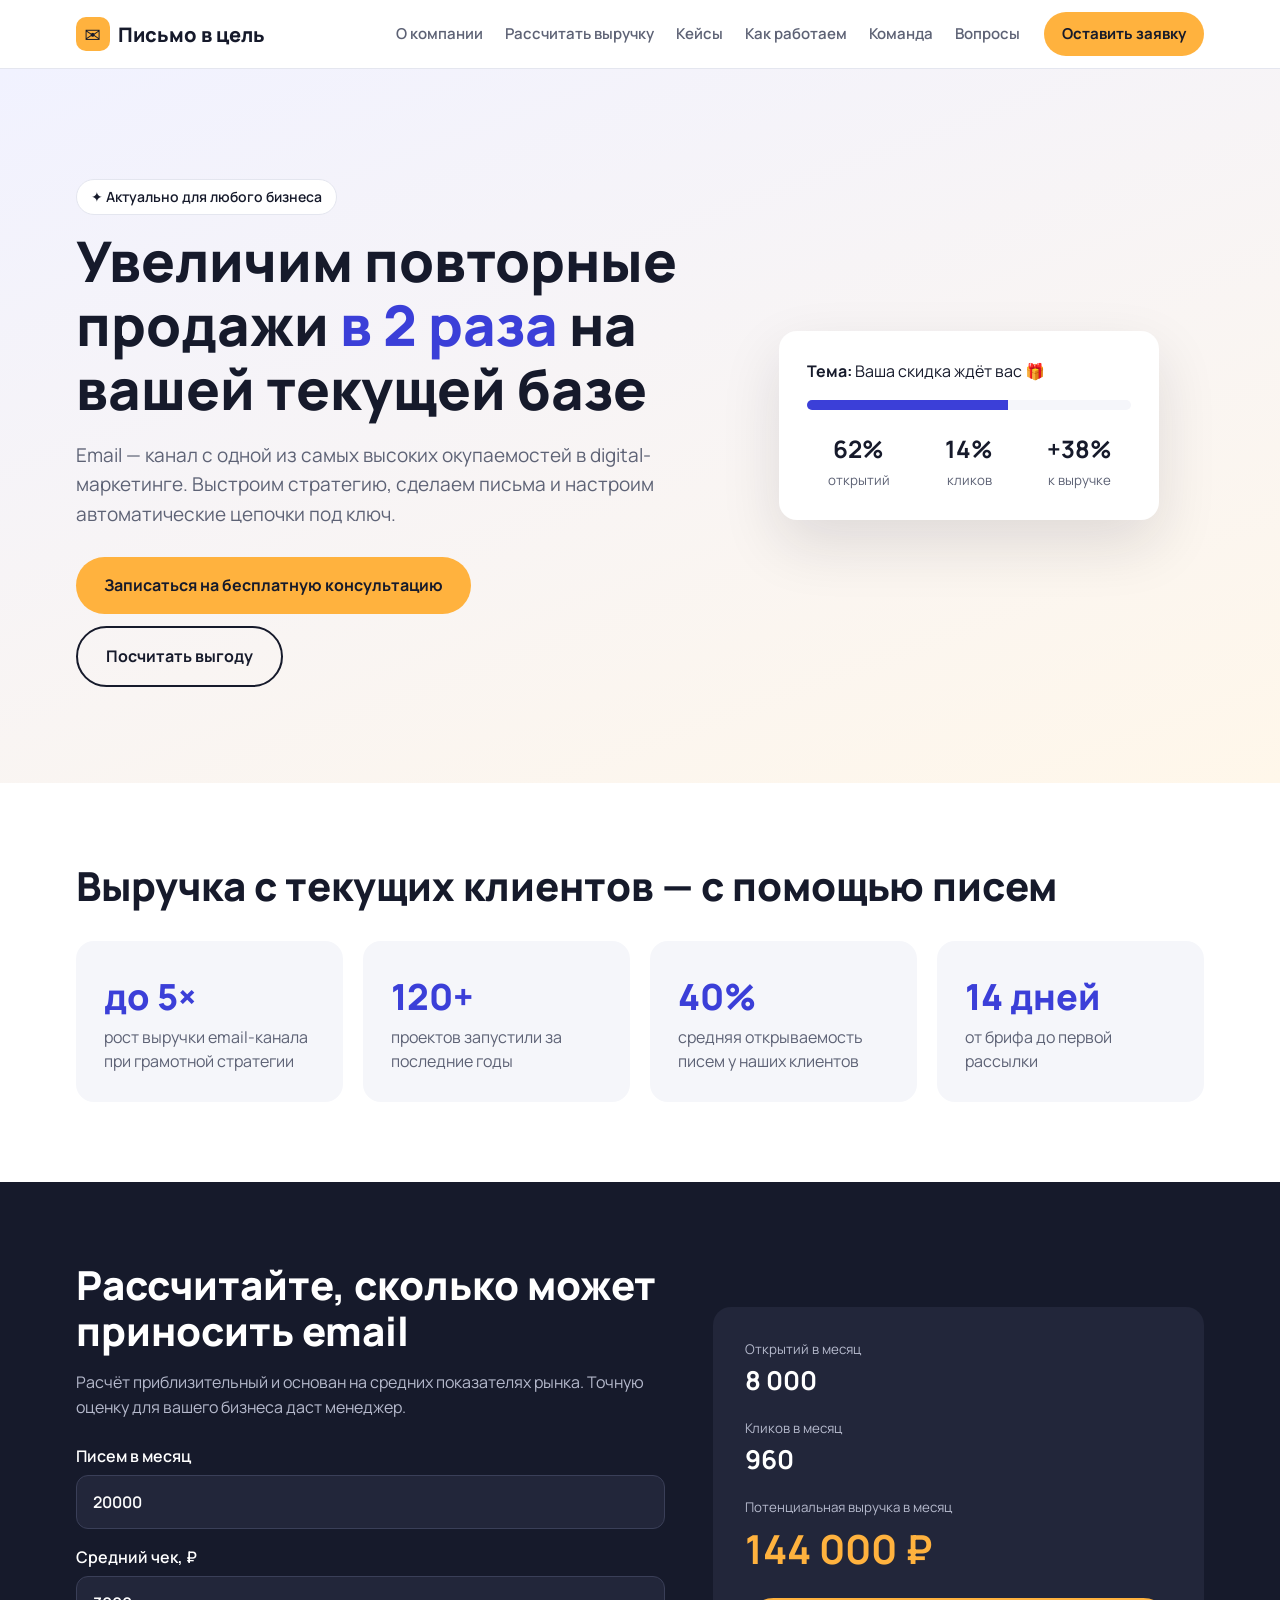
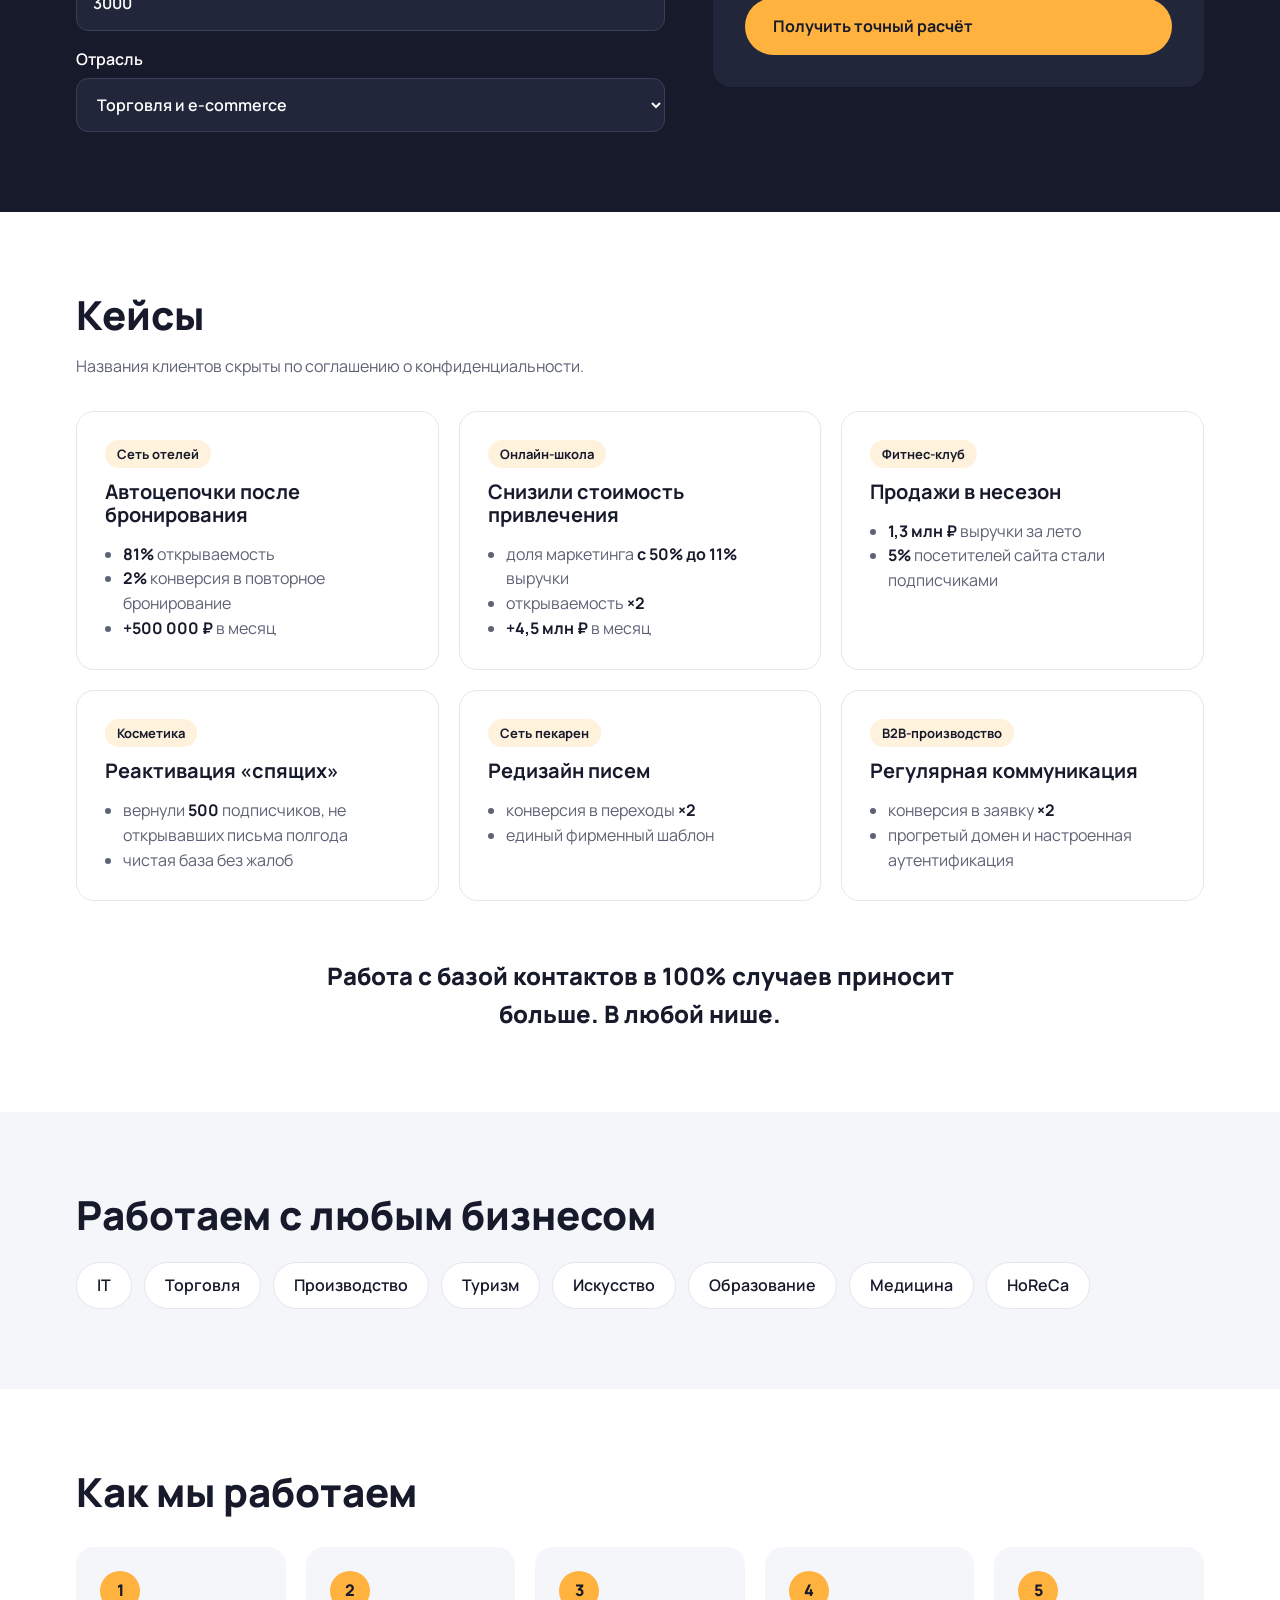
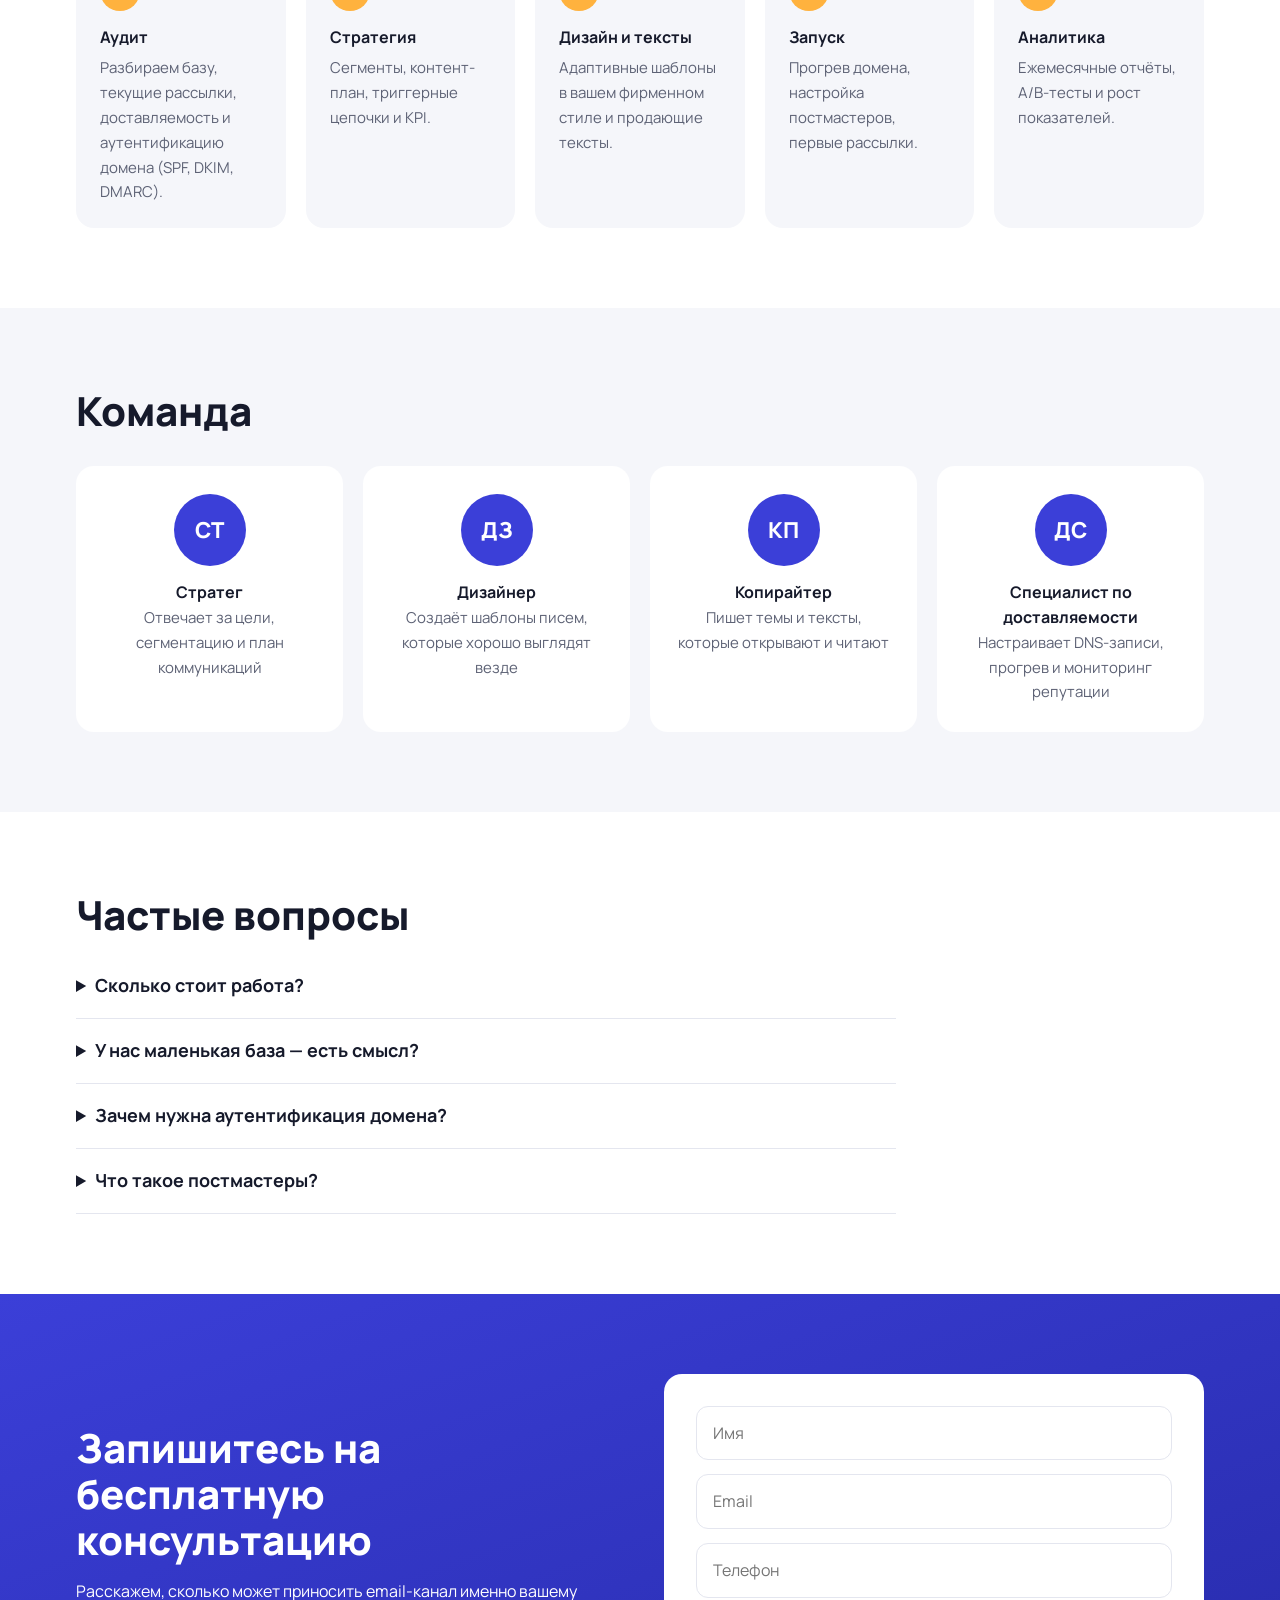
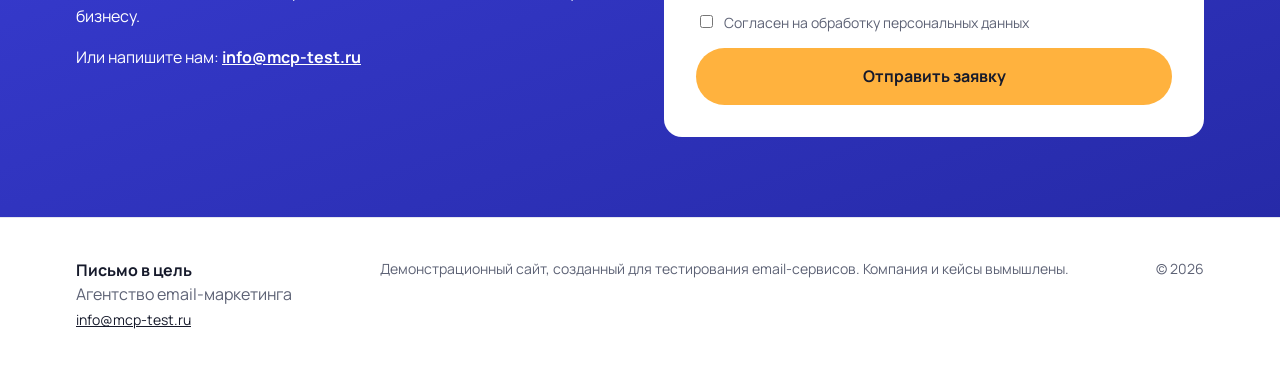
<file: index.html>
<!doctype html>
<html lang="ru">
<head>
<meta charset="utf-8">
<meta name="viewport" content="width=device-width, initial-scale=1">
<title>Письмо в цель — агентство email-маркетинга</title>
<meta name="description" content="Увеличиваем повторные продажи с помощью email-рассылок: стратегия, дизайн писем, автоматизация, аналитика.">
<link rel="preconnect" href="https://fonts.googleapis.com">
<link rel="preconnect" href="https://fonts.gstatic.com" crossorigin>
<link href="https://fonts.googleapis.com/css2?family=Manrope:wght@400;600;700;800&display=swap" rel="stylesheet">
<link rel="stylesheet" href="style.css">
<link rel="icon" href="data:image/svg+xml,<svg xmlns='http://www.w3.org/2000/svg' viewBox='0 0 64 64'><rect width='64' height='64' rx='14' fill='%23FFB23E'/><path d='M14 22h36v22H14z' fill='none' stroke='%23161a2b' stroke-width='4'/><path d='M14 22l18 13 18-13' fill='none' stroke='%23161a2b' stroke-width='4'/></svg>">
</head>
<body>

<header class="nav">
  <div class="wrap nav__in">
    <a href="#top" class="logo"><span class="logo__mark">✉</span> Письмо в цель</a>
    <nav class="nav__links" id="navLinks">
      <a href="about.html">О компании</a>
      <a href="#calc">Рассчитать выручку</a>
      <a href="#cases">Кейсы</a>
      <a href="#process">Как работаем</a>
      <a href="#team">Команда</a>
      <a href="#faq">Вопросы</a>
    </nav>
    <a href="#lead" class="btn btn--sm">Оставить заявку</a>
    <button class="nav__burger" aria-label="Меню" onclick="document.getElementById('navLinks').classList.toggle('open')">☰</button>
  </div>
</header>

<main id="top">

<section class="hero">
  <div class="wrap hero__in">
    <div>
      <p class="tag">✦ Актуально для любого бизнеса</p>
      <h1>Увеличим повторные продажи <span class="accent">в 2 раза</span> на вашей текущей базе</h1>
      <p class="lead">Email — канал с одной из самых высоких окупаемостей в digital-маркетинге. Выстроим стратегию, сделаем письма и настроим автоматические цепочки под ключ.</p>
      <div class="hero__cta">
        <a href="#lead" class="btn">Записаться на бесплатную консультацию</a>
        <a href="#calc" class="btn btn--ghost">Посчитать выгоду</a>
      </div>
    </div>
    <div class="hero__card" aria-hidden="true">
      <div class="mail">
        <div class="mail__row"><b>Тема:</b> Ваша скидка ждёт вас 🎁</div>
        <div class="mail__bar"><span style="width:62%"></span></div>
        <div class="mail__stats">
          <div><b>62%</b><small>открытий</small></div>
          <div><b>14%</b><small>кликов</small></div>
          <div><b>+38%</b><small>к выручке</small></div>
        </div>
      </div>
    </div>
  </div>
</section>

<section class="stats">
  <div class="wrap">
    <h2>Выручка с текущих клиентов — с помощью писем</h2>
    <div class="stats__grid">
      <div class="stat"><b>до 5×</b><span>рост выручки email-канала при грамотной стратегии</span></div>
      <div class="stat"><b>120+</b><span>проектов запустили за последние годы</span></div>
      <div class="stat"><b>40%</b><span>средняя открываемость писем у наших клиентов</span></div>
      <div class="stat"><b>14 дней</b><span>от брифа до первой рассылки</span></div>
    </div>
  </div>
</section>

<section class="calc" id="calc">
  <div class="wrap calc__in">
    <div>
      <h2>Рассчитайте, сколько может приносить email</h2>
      <p class="muted">Расчёт приблизительный и основан на средних показателях рынка. Точную оценку для вашего бизнеса даст менеджер.</p>
      <form class="calc__form" id="calcForm">
        <label>Писем в месяц<input type="number" id="cSent" value="20000" min="0"></label>
        <label>Средний чек, ₽<input type="number" id="cCheck" value="3000" min="0"></label>
        <label>Отрасль
          <select id="cInd">
            <option value="0.05">Торговля и e-commerce</option>
            <option value="0.04">Образование</option>
            <option value="0.035">Услуги и сервис</option>
            <option value="0.025">IT и B2B</option>
            <option value="0.04">Туризм и HoReCa</option>
          </select>
        </label>
      </form>
    </div>
    <div class="calc__out">
      <div><small>Открытий в месяц</small><b id="oOpen">—</b></div>
      <div><small>Кликов в месяц</small><b id="oClick">—</b></div>
      <div class="big"><small>Потенциальная выручка в месяц</small><b id="oRev">—</b></div>
      <a href="#lead" class="btn">Получить точный расчёт</a>
    </div>
  </div>
</section>

<section class="cases" id="cases">
  <div class="wrap">
    <h2>Кейсы</h2>
    <p class="muted">Названия клиентов скрыты по соглашению о конфиденциальности.</p>
    <div class="cases__grid">
      <article class="case">
        <span class="case__niche">Сеть отелей</span>
        <h3>Автоцепочки после бронирования</h3>
        <ul><li><b>81%</b> открываемость</li><li><b>2%</b> конверсия в повторное бронирование</li><li><b>+500 000 ₽</b> в месяц</li></ul>
      </article>
      <article class="case">
        <span class="case__niche">Онлайн-школа</span>
        <h3>Снизили стоимость привлечения</h3>
        <ul><li>доля маркетинга <b>с 50% до 11%</b> выручки</li><li>открываемость <b>×2</b></li><li><b>+4,5 млн ₽</b> в месяц</li></ul>
      </article>
      <article class="case">
        <span class="case__niche">Фитнес-клуб</span>
        <h3>Продажи в несезон</h3>
        <ul><li><b>1,3 млн ₽</b> выручки за лето</li><li><b>5%</b> посетителей сайта стали подписчиками</li></ul>
      </article>
      <article class="case">
        <span class="case__niche">Косметика</span>
        <h3>Реактивация «спящих»</h3>
        <ul><li>вернули <b>500</b> подписчиков, не открывавших письма полгода</li><li>чистая база без жалоб</li></ul>
      </article>
      <article class="case">
        <span class="case__niche">Сеть пекарен</span>
        <h3>Редизайн писем</h3>
        <ul><li>конверсия в переходы <b>×2</b></li><li>единый фирменный шаблон</li></ul>
      </article>
      <article class="case">
        <span class="case__niche">B2B-производство</span>
        <h3>Регулярная коммуникация</h3>
        <ul><li>конверсия в заявку <b>×2</b></li><li>прогретый домен и настроенная аутентификация</li></ul>
      </article>
    </div>
    <p class="claim">Работа с базой контактов в&nbsp;100% случаев приносит больше. В&nbsp;любой нише.</p>
  </div>
</section>

<section class="industries">
  <div class="wrap">
    <h2>Работаем с любым бизнесом</h2>
    <div class="chips">
      <span>IT</span><span>Торговля</span><span>Производство</span><span>Туризм</span><span>Искусство</span><span>Образование</span><span>Медицина</span><span>HoReCa</span>
    </div>
  </div>
</section>

<section class="process" id="process">
  <div class="wrap">
    <h2>Как мы работаем</h2>
    <ol class="steps">
      <li><b>Аудит</b><span>Разбираем базу, текущие рассылки, доставляемость и аутентификацию домена (SPF, DKIM, DMARC).</span></li>
      <li><b>Стратегия</b><span>Сегменты, контент-план, триггерные цепочки и KPI.</span></li>
      <li><b>Дизайн и тексты</b><span>Адаптивные шаблоны в вашем фирменном стиле и продающие тексты.</span></li>
      <li><b>Запуск</b><span>Прогрев домена, настройка постмастеров, первые рассылки.</span></li>
      <li><b>Аналитика</b><span>Ежемесячные отчёты, A/B-тесты и рост показателей.</span></li>
    </ol>
  </div>
</section>

<section class="team" id="team">
  <div class="wrap">
    <h2>Команда</h2>
    <div class="team__grid">
      <div class="person"><div class="avatar">СТ</div><b>Стратег</b><span>Отвечает за цели, сегментацию и план коммуникаций</span></div>
      <div class="person"><div class="avatar">ДЗ</div><b>Дизайнер</b><span>Создаёт шаблоны писем, которые хорошо выглядят везде</span></div>
      <div class="person"><div class="avatar">КП</div><b>Копирайтер</b><span>Пишет темы и тексты, которые открывают и читают</span></div>
      <div class="person"><div class="avatar">ДС</div><b>Специалист по доставляемости</b><span>Настраивает DNS-записи, прогрев и мониторинг репутации</span></div>
    </div>
  </div>
</section>

<section class="faq" id="faq">
  <div class="wrap">
    <h2>Частые вопросы</h2>
    <details><summary>Сколько стоит работа?</summary><p>Зависит от объёма базы и задач. После бесплатной консультации пришлём смету с фиксированной ценой.</p></details>
    <details><summary>У нас маленькая база — есть смысл?</summary><p>Да. Даже база в 1 000 контактов при правильной работе даёт заметную выручку, а мы поможем её растить.</p></details>
    <details><summary>Зачем нужна аутентификация домена?</summary><p>Записи SPF, DKIM и DMARC подтверждают почтовым сервисам, что письма действительно отправлены вами. Без них письма чаще попадают в спам.</p></details>
    <details><summary>Что такое постмастеры?</summary><p>Это инструменты почтовых сервисов (Google, Mail.ru, Яндекс), которые показывают репутацию домена и долю писем в спаме.</p></details>
  </div>
</section>

<section class="lead-form" id="lead">
  <div class="wrap lead__in">
    <div>
      <h2>Запишитесь на бесплатную консультацию</h2>
      <p>Расскажем, сколько может приносить email-канал именно вашему бизнесу.</p>
      <p>Или напишите нам: <a href="mailto:info@mcp-test.ru" class="lead__mail">info@mcp-test.ru</a></p>
    </div>
    <form id="leadForm" class="lead__form">
      <input type="text" name="name" placeholder="Имя" required>
      <input type="email" name="email" placeholder="Email" required>
      <input type="tel" name="phone" placeholder="Телефон">
      <label class="check"><input type="checkbox" required> Согласен на обработку персональных данных</label>
      <button class="btn" type="submit">Отправить заявку</button>
      <p class="lead__ok" id="leadOk" hidden>Спасибо! Мы свяжемся с вами в ближайшее время.</p>
    </form>
  </div>
</section>

</main>

<footer class="foot">
  <div class="wrap foot__in">
    <div><b>Письмо в цель</b><br><span class="muted">Агентство email-маркетинга</span><br><a href="mailto:info@mcp-test.ru" class="small">info@mcp-test.ru</a></div>
    <div class="muted small">Демонстрационный сайт, созданный для тестирования email-сервисов. Компания и кейсы вымышлены.</div>
    <div class="muted small">© <span id="year"></span></div>
  </div>
</footer>

<script src="script.js"></script>
</body>
</html>
</file>
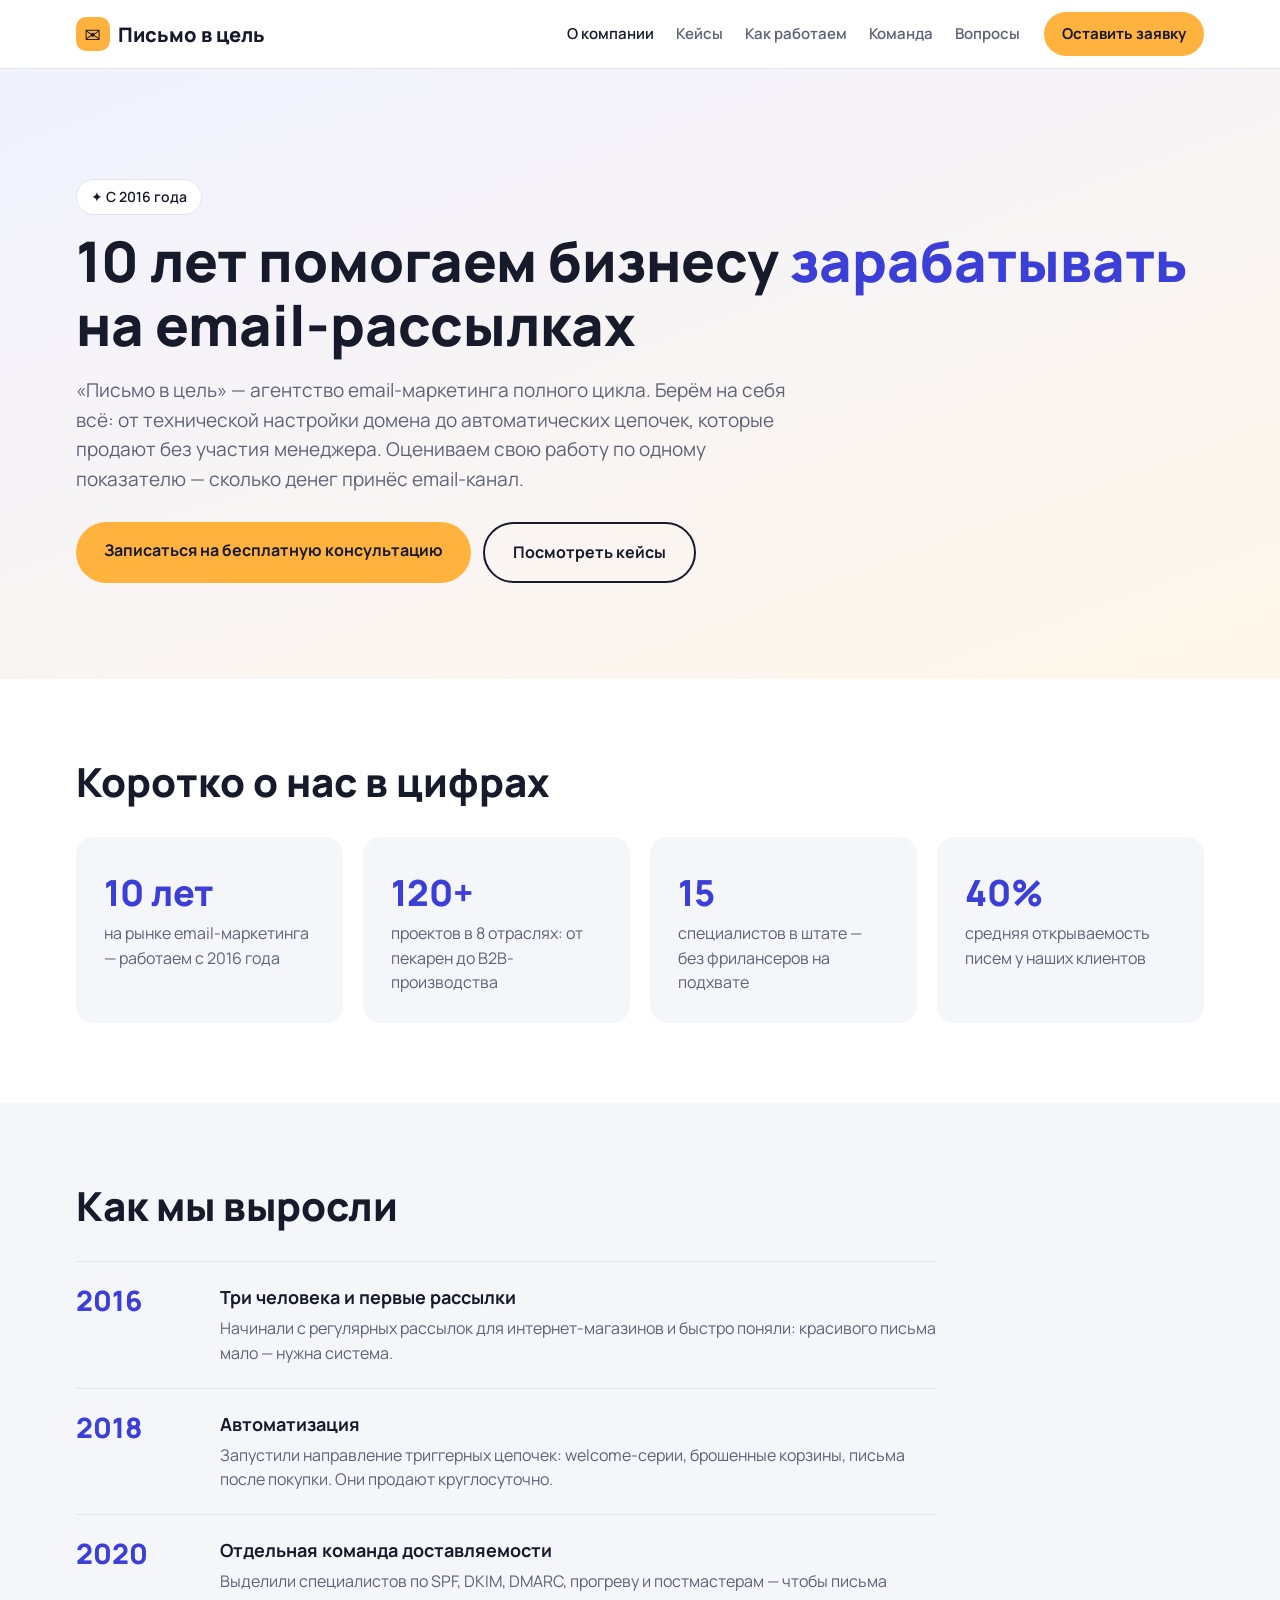
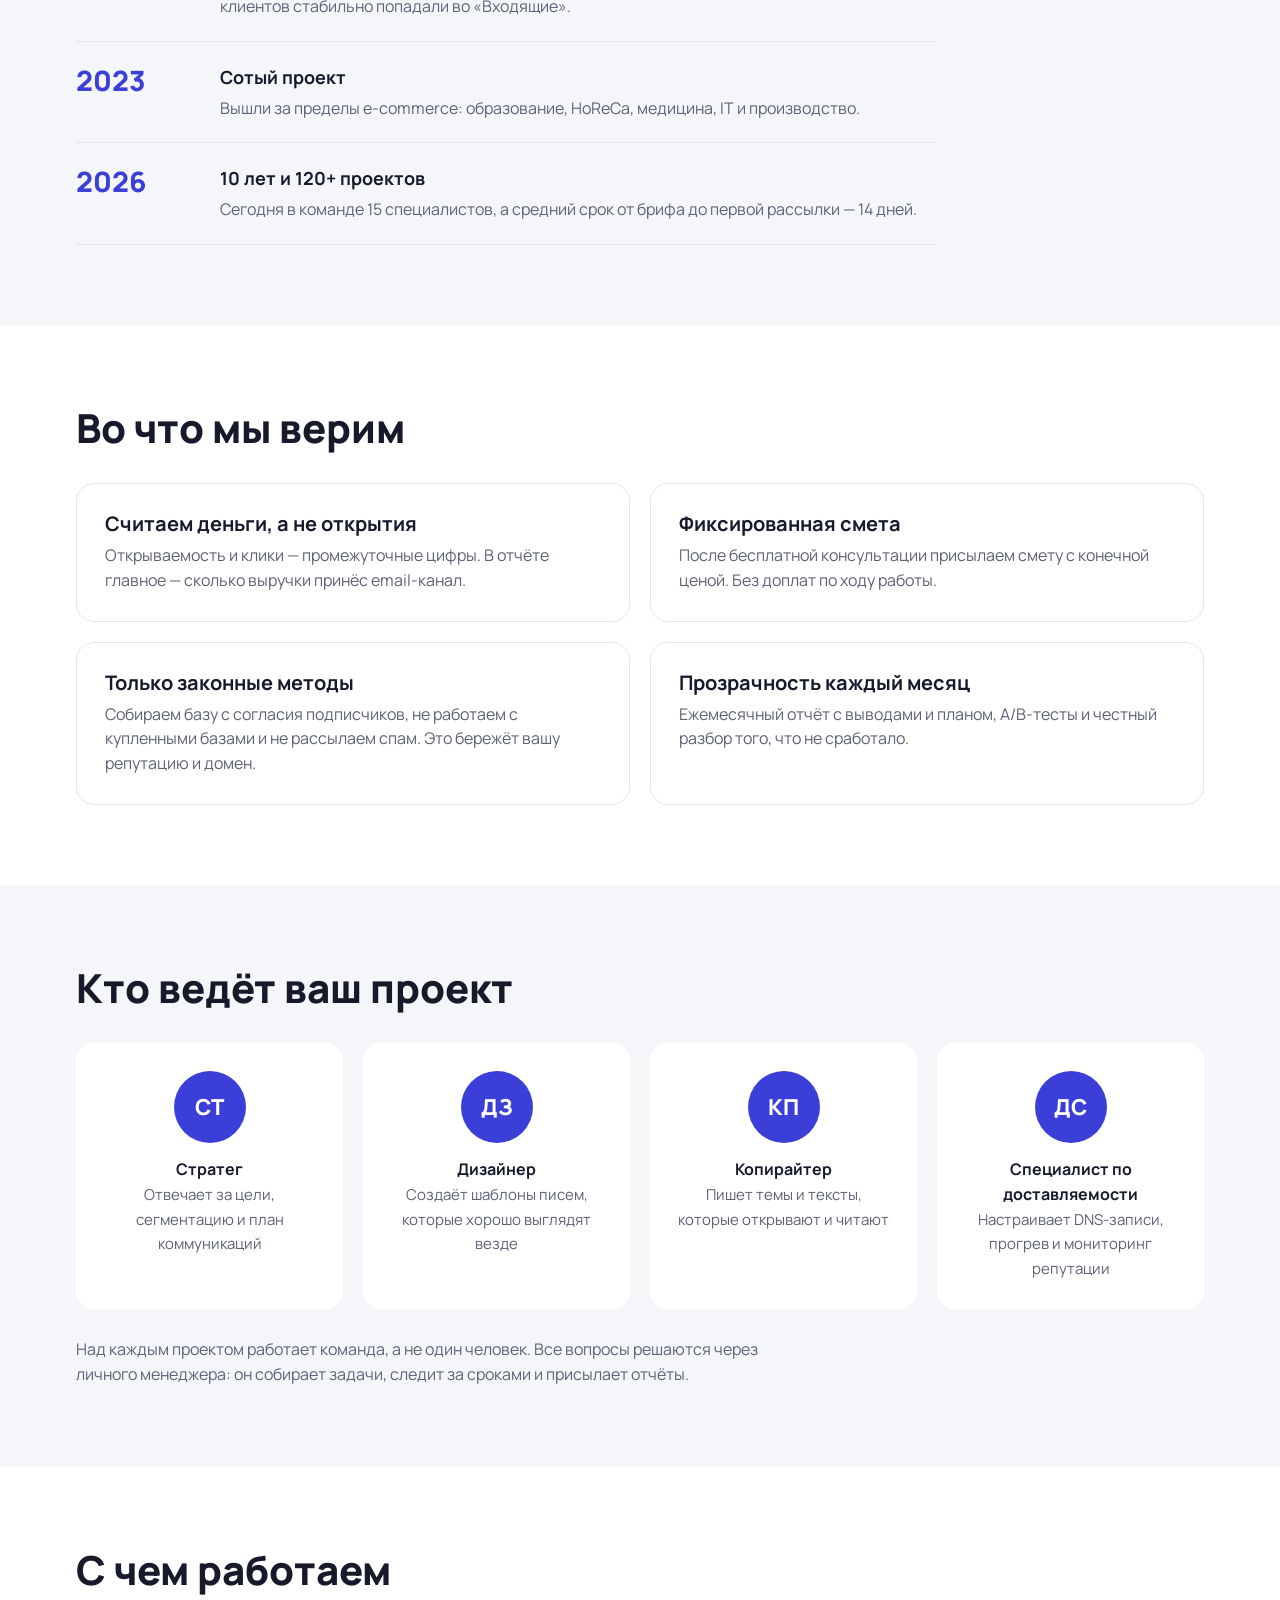
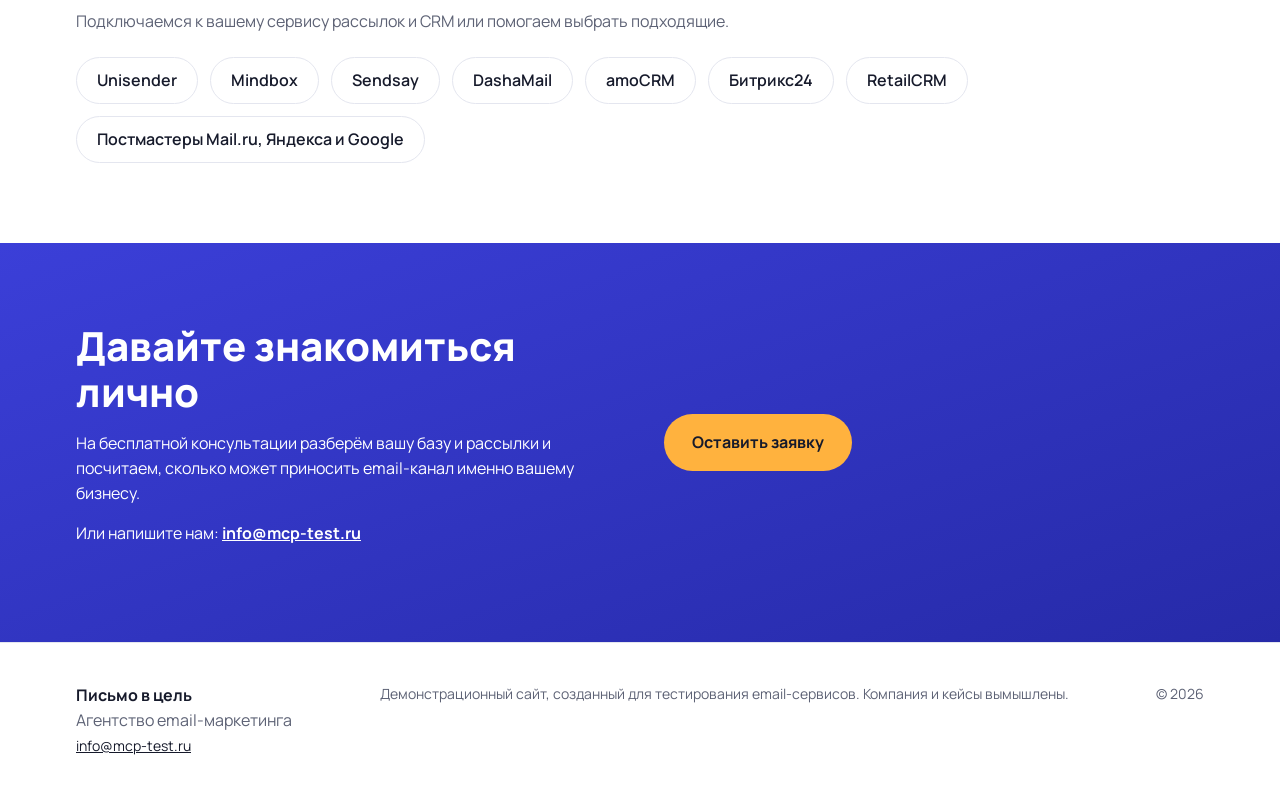
<file: about.html>
<!doctype html>
<html lang="ru">
<head>
<meta charset="utf-8">
<meta name="viewport" content="width=device-width, initial-scale=1">
<title>О компании — Письмо в цель</title>
<meta name="description" content="«Письмо в цель» — агентство email-маркетинга. С 2016 года, 120+ проектов, команда из 15 специалистов.">
<link rel="preconnect" href="https://fonts.googleapis.com">
<link rel="preconnect" href="https://fonts.gstatic.com" crossorigin>
<link href="https://fonts.googleapis.com/css2?family=Manrope:wght@400;600;700;800&display=swap" rel="stylesheet">
<link rel="stylesheet" href="style.css">
<link rel="icon" href="data:image/svg+xml,<svg xmlns='http://www.w3.org/2000/svg' viewBox='0 0 64 64'><rect width='64' height='64' rx='14' fill='%23FFB23E'/><path d='M14 22h36v22H14z' fill='none' stroke='%23161a2b' stroke-width='4'/><path d='M14 22l18 13 18-13' fill='none' stroke='%23161a2b' stroke-width='4'/></svg>">
<style>
/* Блоки, которые есть только на странице «О компании» */
.about-hero .lead { max-width: 720px; }
.timeline { list-style: none; padding: 0; margin: 32px 0 0; display: grid; gap: 0; max-width: 860px; }
.timeline li { display: grid; grid-template-columns: 120px 1fr; gap: 24px; padding: 22px 0; border-bottom: 1px solid var(--line); }
.timeline li:first-child { border-top: 1px solid var(--line); }
.timeline .year { font-size: 28px; font-weight: 800; color: var(--brand); line-height: 1.2; }
.timeline b { display: block; font-size: 18px; margin-bottom: 4px; }
.timeline span { color: var(--muted); }
.principles__grid { display: grid; grid-template-columns: repeat(2, 1fr); gap: 20px; margin-top: 32px; }
.principle { border: 1px solid var(--line); border-radius: var(--radius); padding: 28px; }
.principle h3 { margin-bottom: 8px; }
.principle p { margin: 0; color: var(--muted); }
.team__note { margin: 28px 0 0; color: var(--muted); max-width: 720px; }
.tools .chips span { font-weight: 600; }
@media (max-width: 600px) {
  .timeline li { grid-template-columns: 1fr; gap: 6px; }
  .principles__grid { grid-template-columns: 1fr; }
}
</style>
</head>
<body>

<header class="nav">
  <div class="wrap nav__in">
    <a href="index.html" class="logo"><span class="logo__mark">✉</span> Письмо в цель</a>
    <nav class="nav__links" id="navLinks">
      <a href="about.html" style="color:var(--ink)">О компании</a>
      <a href="index.html#cases">Кейсы</a>
      <a href="index.html#process">Как работаем</a>
      <a href="index.html#team">Команда</a>
      <a href="index.html#faq">Вопросы</a>
    </nav>
    <a href="index.html#lead" class="btn btn--sm">Оставить заявку</a>
    <button class="nav__burger" aria-label="Меню" onclick="document.getElementById('navLinks').classList.toggle('open')">☰</button>
  </div>
</header>

<main id="top">

<section class="hero about-hero">
  <div class="wrap">
    <p class="tag">✦ С 2016 года</p>
    <h1>10 лет помогаем бизнесу <span class="accent">зарабатывать</span> на email-рассылках</h1>
    <p class="lead">«Письмо в цель» — агентство email-маркетинга полного цикла. Берём на себя всё: от технической настройки домена до автоматических цепочек, которые продают без участия менеджера. Оцениваем свою работу по одному показателю — сколько денег принёс email-канал.</p>
    <div class="hero__cta">
      <a href="index.html#lead" class="btn">Записаться на бесплатную консультацию</a>
      <a href="index.html#cases" class="btn btn--ghost">Посмотреть кейсы</a>
    </div>
  </div>
</section>

<section class="stats">
  <div class="wrap">
    <h2>Коротко о нас в цифрах</h2>
    <div class="stats__grid">
      <div class="stat"><b>10 лет</b><span>на рынке email-маркетинга — работаем с 2016 года</span></div>
      <div class="stat"><b>120+</b><span>проектов в 8 отраслях: от пекарен до B2B-производства</span></div>
      <div class="stat"><b>15</b><span>специалистов в штате — без фрилансеров на подхвате</span></div>
      <div class="stat"><b>40%</b><span>средняя открываемость писем у наших клиентов</span></div>
    </div>
  </div>
</section>

<section class="history industries">
  <div class="wrap">
    <h2>Как мы выросли</h2>
    <ol class="timeline">
      <li><div class="year">2016</div><div><b>Три человека и первые рассылки</b><span>Начинали с регулярных рассылок для интернет-магазинов и быстро поняли: красивого письма мало — нужна система.</span></div></li>
      <li><div class="year">2018</div><div><b>Автоматизация</b><span>Запустили направление триггерных цепочек: welcome-серии, брошенные корзины, письма после покупки. Они продают круглосуточно.</span></div></li>
      <li><div class="year">2020</div><div><b>Отдельная команда доставляемости</b><span>Выделили специалистов по SPF, DKIM, DMARC, прогреву и постмастерам — чтобы письма клиентов стабильно попадали во «Входящие».</span></div></li>
      <li><div class="year">2023</div><div><b>Сотый проект</b><span>Вышли за пределы e-commerce: образование, HoReCa, медицина, IT и производство.</span></div></li>
      <li><div class="year">2026</div><div><b>10 лет и 120+ проектов</b><span>Сегодня в команде 15 специалистов, а средний срок от брифа до первой рассылки — 14 дней.</span></div></li>
    </ol>
  </div>
</section>

<section class="principles">
  <div class="wrap">
    <h2>Во что мы верим</h2>
    <div class="principles__grid">
      <div class="principle"><h3>Считаем деньги, а не открытия</h3><p>Открываемость и клики — промежуточные цифры. В отчёте главное — сколько выручки принёс email-канал.</p></div>
      <div class="principle"><h3>Фиксированная смета</h3><p>После бесплатной консультации присылаем смету с конечной ценой. Без доплат по ходу работы.</p></div>
      <div class="principle"><h3>Только законные методы</h3><p>Собираем базу с согласия подписчиков, не работаем с купленными базами и не рассылаем спам. Это бережёт вашу репутацию и домен.</p></div>
      <div class="principle"><h3>Прозрачность каждый месяц</h3><p>Ежемесячный отчёт с выводами и планом, A/B-тесты и честный разбор того, что не сработало.</p></div>
    </div>
  </div>
</section>

<section class="team" id="team">
  <div class="wrap">
    <h2>Кто ведёт ваш проект</h2>
    <div class="team__grid">
      <div class="person"><div class="avatar">СТ</div><b>Стратег</b><span>Отвечает за цели, сегментацию и план коммуникаций</span></div>
      <div class="person"><div class="avatar">ДЗ</div><b>Дизайнер</b><span>Создаёт шаблоны писем, которые хорошо выглядят везде</span></div>
      <div class="person"><div class="avatar">КП</div><b>Копирайтер</b><span>Пишет темы и тексты, которые открывают и читают</span></div>
      <div class="person"><div class="avatar">ДС</div><b>Специалист по доставляемости</b><span>Настраивает DNS-записи, прогрев и мониторинг репутации</span></div>
    </div>
    <p class="team__note">Над каждым проектом работает команда, а не один человек. Все вопросы решаются через личного менеджера: он собирает задачи, следит за сроками и присылает отчёты.</p>
  </div>
</section>

<section class="tools">
  <div class="wrap">
    <h2>С чем работаем</h2>
    <p class="muted">Подключаемся к вашему сервису рассылок и CRM или помогаем выбрать подходящие.</p>
    <div class="chips">
      <span>Unisender</span><span>Mindbox</span><span>Sendsay</span><span>DashaMail</span><span>amoCRM</span><span>Битрикс24</span><span>RetailCRM</span><span>Постмастеры Mail.ru, Яндекса и Google</span>
    </div>
  </div>
</section>

<section class="lead-form" id="lead">
  <div class="wrap lead__in">
    <div>
      <h2>Давайте знакомиться лично</h2>
      <p>На бесплатной консультации разберём вашу базу и рассылки и посчитаем, сколько может приносить email-канал именно вашему бизнесу.</p>
      <p>Или напишите нам: <a href="mailto:info@mcp-test.ru" class="lead__mail">info@mcp-test.ru</a></p>
    </div>
    <div>
      <a href="index.html#lead" class="btn">Оставить заявку</a>
    </div>
  </div>
</section>

</main>

<footer class="foot">
  <div class="wrap foot__in">
    <div><b>Письмо в цель</b><br><span class="muted">Агентство email-маркетинга</span><br><a href="mailto:info@mcp-test.ru" class="small">info@mcp-test.ru</a></div>
    <div class="muted small">Демонстрационный сайт, созданный для тестирования email-сервисов. Компания и кейсы вымышлены.</div>
    <div class="muted small">© <span id="year"></span></div>
  </div>
</footer>

<script>
document.getElementById('year').textContent = new Date().getFullYear();
document.querySelectorAll('#navLinks a').forEach(a =>
  a.addEventListener('click', () => document.getElementById('navLinks').classList.remove('open'))
);
</script>
</body>
</html>
</file>
<file: style.css>
:root {
  --bg: #ffffff;
  --bg-soft: #f5f6fa;
  --ink: #161a2b;
  --muted: #5d6275;
  --accent: #ffb23e;
  --accent-ink: #161a2b;
  --brand: #3b3fd8;
  --line: #e4e6ef;
  --radius: 18px;
}

* { box-sizing: border-box; }
html { scroll-behavior: smooth; }
body {
  margin: 0;
  font-family: "Manrope", system-ui, sans-serif;
  color: var(--ink);
  background: var(--bg);
  line-height: 1.55;
}
h1, h2, h3 { line-height: 1.15; margin: 0 0 16px; }
h1 { font-size: clamp(32px, 5vw, 56px); font-weight: 800; }
h2 { font-size: clamp(26px, 3.4vw, 40px); font-weight: 800; }
h3 { font-size: 20px; }
a { color: inherit; }
section { padding: 80px 0; }

.wrap { max-width: 1160px; margin: 0 auto; padding: 0 16px; }
.muted { color: var(--muted); }
.small { font-size: 14px; }
.accent { color: var(--brand); }

.btn {
  display: inline-block;
  background: var(--accent);
  color: var(--accent-ink);
  font-weight: 700;
  text-decoration: none;
  border: 0;
  border-radius: 999px;
  padding: 16px 28px;
  cursor: pointer;
  font: inherit;
  font-weight: 700;
  transition: transform .15s, box-shadow .15s;
}
.btn:hover { transform: translateY(-2px); box-shadow: 0 8px 20px rgba(255, 178, 62, .45); }
.btn--sm { padding: 10px 18px; font-size: 15px; }
.btn--ghost { background: transparent; border: 2px solid var(--ink); }
.btn--ghost:hover { box-shadow: none; }

/* nav */
.nav { position: sticky; top: 0; z-index: 10; background: rgba(255,255,255,.92); backdrop-filter: blur(8px); border-bottom: 1px solid var(--line); }
.nav__in { display: flex; align-items: center; gap: 24px; height: 68px; }
.logo { font-weight: 800; font-size: 20px; text-decoration: none; display: flex; align-items: center; gap: 8px; }
.logo__mark { background: var(--accent); border-radius: 10px; width: 34px; height: 34px; display: grid; place-items: center; }
.nav__links { display: flex; gap: 22px; margin-left: auto; }
.nav__links a { text-decoration: none; color: var(--muted); font-weight: 600; font-size: 15px; }
.nav__links a:hover { color: var(--ink); }
.nav__burger { display: none; background: none; border: 0; font-size: 26px; cursor: pointer; }

/* hero */
.hero { background: linear-gradient(160deg, #f1f2ff 0%, #fff7ea 100%); padding: 96px 0; }
.hero__in { display: grid; grid-template-columns: 1.3fr 1fr; gap: 48px; align-items: center; }
.tag { display: inline-block; background: #fff; border: 1px solid var(--line); border-radius: 999px; padding: 6px 14px; font-weight: 600; font-size: 14px; }
.lead { font-size: 19px; color: var(--muted); max-width: 580px; }
.hero__cta { display: flex; flex-wrap: wrap; gap: 12px; margin-top: 28px; }
.hero__card { display: flex; justify-content: center; }
.mail { background: #fff; border-radius: var(--radius); box-shadow: 0 24px 60px rgba(22,26,43,.12); padding: 28px; width: 100%; max-width: 380px; }
.mail__row { margin-bottom: 16px; }
.mail__bar { height: 10px; background: var(--bg-soft); border-radius: 99px; overflow: hidden; margin-bottom: 20px; }
.mail__bar span { display: block; height: 100%; background: var(--brand); }
.mail__stats { display: grid; grid-template-columns: repeat(3, 1fr); gap: 8px; text-align: center; }
.mail__stats b { display: block; font-size: 24px; }
.mail__stats small { color: var(--muted); }

/* stats */
.stats__grid { display: grid; grid-template-columns: repeat(4, 1fr); gap: 20px; margin-top: 32px; }
.stat { background: var(--bg-soft); border-radius: var(--radius); padding: 28px; }
.stat b { display: block; font-size: 36px; font-weight: 800; color: var(--brand); }
.stat span { color: var(--muted); }

/* calc */
.calc { background: var(--ink); color: #fff; }
.calc .muted { color: #b5b9cc; }
.calc__in { display: grid; grid-template-columns: 1.2fr 1fr; gap: 48px; align-items: center; }
.calc__form { display: grid; gap: 16px; margin-top: 24px; }
.calc__form label { display: grid; gap: 6px; font-weight: 600; }
.calc__form input, .calc__form select {
  font: inherit; padding: 14px 16px; border-radius: 12px; border: 1px solid #3a3f58; background: #22263a; color: #fff;
}
.calc__out { background: #22263a; border-radius: var(--radius); padding: 32px; display: grid; gap: 18px; }
.calc__out small { color: #b5b9cc; display: block; }
.calc__out b { font-size: 26px; }
.calc__out .big b { font-size: 40px; color: var(--accent); }

/* cases */
.cases__grid { display: grid; grid-template-columns: repeat(3, 1fr); gap: 20px; margin-top: 32px; }
.case { border: 1px solid var(--line); border-radius: var(--radius); padding: 28px; transition: box-shadow .2s; }
.case:hover { box-shadow: 0 16px 40px rgba(22,26,43,.08); }
.case__niche { display: inline-block; background: #fff2dc; border-radius: 999px; padding: 4px 12px; font-size: 13px; font-weight: 700; margin-bottom: 12px; }
.case ul { padding-left: 18px; margin: 0; color: var(--muted); }
.case b { color: var(--ink); }
.claim { font-size: 24px; font-weight: 800; text-align: center; margin: 56px auto 0; max-width: 720px; }

/* industries */
.industries { background: var(--bg-soft); }
.chips { display: flex; flex-wrap: wrap; gap: 12px; margin-top: 24px; }
.chips span { background: #fff; border: 1px solid var(--line); border-radius: 999px; padding: 10px 20px; font-weight: 600; }

/* process */
.steps { list-style: none; counter-reset: s; padding: 0; margin: 32px 0 0; display: grid; grid-template-columns: repeat(5, 1fr); gap: 20px; }
.steps li { counter-increment: s; background: var(--bg-soft); border-radius: var(--radius); padding: 24px; }
.steps li::before { content: counter(s); display: grid; place-items: center; width: 40px; height: 40px; border-radius: 50%; background: var(--accent); font-weight: 800; margin-bottom: 14px; }
.steps b { display: block; margin-bottom: 6px; }
.steps span { color: var(--muted); font-size: 15px; }

/* team */
.team { background: var(--bg-soft); }
.team__grid { display: grid; grid-template-columns: repeat(4, 1fr); gap: 20px; margin-top: 32px; }
.person { background: #fff; border-radius: var(--radius); padding: 28px; text-align: center; }
.avatar { width: 72px; height: 72px; border-radius: 50%; background: var(--brand); color: #fff; display: grid; place-items: center; font-weight: 800; font-size: 22px; margin: 0 auto 14px; }
.person b { display: block; }
.person span { color: var(--muted); font-size: 15px; }

/* faq */
.faq details { border-bottom: 1px solid var(--line); padding: 18px 0; max-width: 820px; }
.faq summary { font-weight: 700; font-size: 18px; cursor: pointer; }
.faq p { color: var(--muted); margin: 12px 0 0; }

/* lead */
.lead-form { background: linear-gradient(160deg, #3b3fd8 0%, #262aa8 100%); color: #fff; }
.lead__in { display: grid; grid-template-columns: 1fr 1fr; gap: 48px; align-items: center; }
.lead__form { background: #fff; color: var(--ink); border-radius: var(--radius); padding: 32px; display: grid; gap: 14px; }
.lead__form input[type=text], .lead__form input[type=email], .lead__form input[type=tel] {
  font: inherit; padding: 14px 16px; border-radius: 12px; border: 1px solid var(--line);
}
.check { font-size: 14px; color: var(--muted); display: flex; gap: 8px; align-items: flex-start; }
.lead__ok { color: #1a8a4a; font-weight: 700; margin: 0; }

/* footer */
.foot { padding: 40px 0; border-top: 1px solid var(--line); }
.foot__in { display: flex; justify-content: space-between; gap: 24px; flex-wrap: wrap; }

/* responsive */
@media (max-width: 960px) {
  .hero__in, .calc__in, .lead__in { grid-template-columns: 1fr; }
  .stats__grid, .team__grid { grid-template-columns: repeat(2, 1fr); }
  .cases__grid { grid-template-columns: 1fr 1fr; }
  .steps { grid-template-columns: 1fr 1fr; }
  .nav__links { display: none; position: absolute; top: 68px; left: 0; right: 0; background: #fff; flex-direction: column; padding: 16px; border-bottom: 1px solid var(--line); }
  .nav__links.open { display: flex; }
  .nav__burger { display: block; }
  .nav .btn--sm { margin-left: auto; }
}
@media (max-width: 600px) {
  section { padding: 56px 0; }
  .stats__grid, .team__grid, .cases__grid, .steps { grid-template-columns: 1fr; }
  .nav .btn--sm { display: none; }
  .nav__burger { margin-left: auto; }
}
.lead__mail { color: #fff; font-weight: 700; }
</file>
